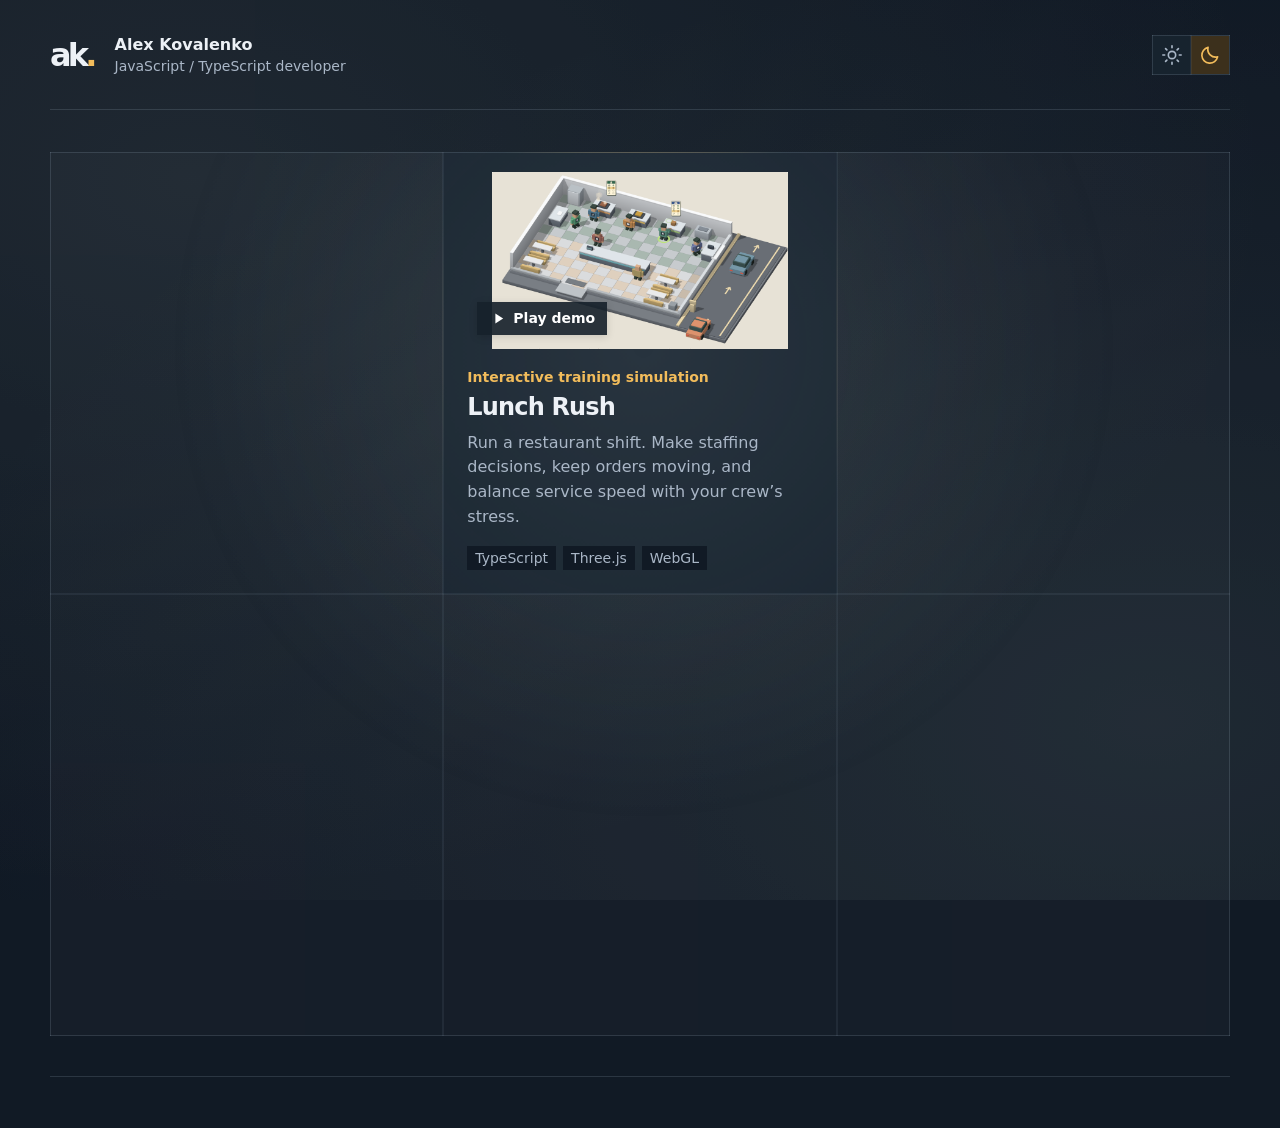
<file: index.html>
<!doctype html>
<html lang="en" data-theme="dark"><head>
<meta charset="UTF-8" /><meta name="viewport" content="width=device-width, initial-scale=1.0" />
<meta name="description" content="Interactive browser demos by Alex Kovalenko, a JavaScript and TypeScript developer. Explore Lunch Rush, a realtime 3D restaurant-management simulation." />
<meta name="color-scheme" content="light dark" /><link rel="icon" type="image/svg+xml" href="./favicon.svg" />
<title>Alex Kovalenko — Interactive demos</title>
<script>try { const t=localStorage.getItem('portfolio.theme');if(t==='light'||t==='dark')document.documentElement.dataset.theme=t; }catch{}</script>
  <script type="module" crossorigin src="./assets/index-B4xnb8yk.js"></script>
  <link rel="stylesheet" crossorigin href="./assets/index-4-iE9Jfc.css">
</head><body>
<a class="skip-link" href="#main">Skip to projects</a>
<header class="site-header shell">
<a class="brand" href="#" aria-label="Alex Kovalenko, home"><span class="monogram" aria-hidden="true">ak<span>.</span></span><span class="brand-identity">Alex Kovalenko<span class="brand-role">JavaScript / TypeScript developer</span></span></a>
<nav class="header-actions" aria-label="Main navigation">
<div class="theme-switch" role="group" aria-label="Color theme">
<button class="icon-button" data-theme-choice="light" type="button" aria-label="Light theme" title="Light theme"><svg viewBox="0 0 24 24" aria-hidden="true"><circle cx="12" cy="12" r="4"/><path d="M12 2v2m0 16v2M2 12h2m16 0h2M5 5l1.4 1.4m11.2 11.2L19 19M5 19l1.4-1.4M17.6 6.4 19 5"/></svg></button>
<button class="icon-button" data-theme-choice="dark" type="button" aria-label="Dark theme" title="Dark theme"><svg viewBox="0 0 24 24" aria-hidden="true"><path d="M20.3 14.1A8.6 8.6 0 0 1 9.9 3.7a8.7 8.7 0 1 0 10.4 10.4Z"/></svg></button>
</div></nav></header>
<div class="mobile-intro shell"><h1>Alex Kovalenko</h1><p>JavaScript / TypeScript developer</p></div>
<main id="main" class="shell" tabindex="-1" aria-label="Demo projects"><section class="projects" aria-label="Demo projects"><div id="project-grid" class="project-grid"></div></section></main>
<footer class="site-footer shell" aria-hidden="true"></footer></body></html>
</file>
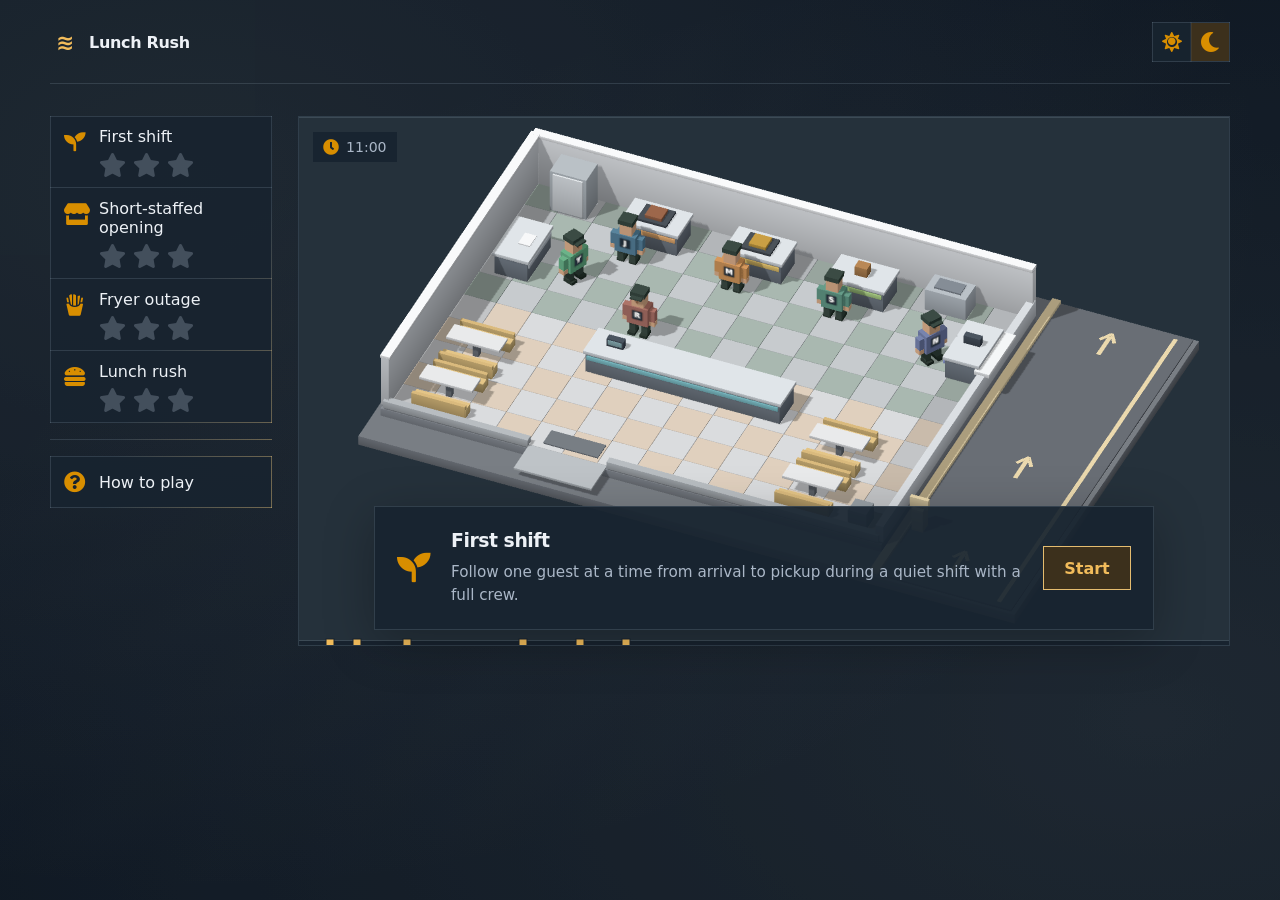
<file: demos/lunch-rush/index.html>
<!doctype html>
<html lang="en" data-theme="dark">
  <head>
    <meta charset="UTF-8">
    <meta name="viewport" content="width=device-width, initial-scale=1.0">
    <meta name="description" content="Run a fast-food lunch shift in a playable management simulation.">
    <title>Lunch Rush · Shift Simulator</title>
    <script>try { const t=localStorage.getItem("portfolio.theme") ?? localStorage.getItem("lunch-rush-theme"); if(t==="light"||t==="dark") document.documentElement.dataset.theme=t; }catch{}</script>
    <script type="module" crossorigin src="./assets/index-BOnT6pRL.js"></script>
    <link rel="stylesheet" crossorigin href="./assets/index-CJ7zlOdM.css">
  </head>
  <body>
    <header class="topbar">
      <div class="brand"><span class="brand-mark" aria-hidden="true">≋</span> Lunch Rush</div>
      <div class="theme-picker" role="group" aria-label="Theme">
        <button id="theme-light" type="button" aria-label="Light theme" title="Light theme"><i class="fas fa-sun" aria-hidden="true"></i></button>
        <button id="theme-dark" type="button" aria-label="Dark theme" title="Dark theme"><i class="fas fa-moon" aria-hidden="true"></i></button>
      </div>
    </header>
    <main class="layout">
      <aside class="scenario-panel" aria-label="Shifts">
        <div id="scenario-options" class="scenario-options" role="group" aria-label="Shift scenario"></div>
        <p id="mode-help" hidden></p>
        <hr class="sidebar-separator">
        <div class="scenario-options help-options"><button id="how-to" type="button"><i class="fas fa-question-circle scenario-icon" aria-hidden="true"></i>How to play</button></div>
      </aside>
      <div class="stage">
      <section class="panel floor-panel" id="floor-panel" aria-labelledby="floor-title">
          <h2 id="floor-title" class="visually-hidden">Lunch rush</h2>
          <span id="shift-status" class="visually-hidden" aria-live="polite">Ready to start</span>
        <p id="scenario-brief" class="scenario-brief"></p>
        <div class="floor">
          <div class="shift-clock"><i class="fas fa-clock" aria-hidden="true"></i><time id="clock">12:00</time></div>
          <div class="view-actions">
            <button id="play" class="view-button" type="button" aria-label="Start shift" title="Start shift"><i class="fas fa-play" aria-hidden="true"></i></button>
            <button id="restart" class="view-button" type="button" aria-label="Restart shift" title="Restart shift" hidden><i class="fas fa-redo" aria-hidden="true"></i></button>
          </div>
          <canvas id="store-canvas" aria-hidden="true"></canvas>
          <div id="scene-controls" class="scene-controls">
            <div id="crew" class="scene-buttons" aria-label="Select crew member"></div>
            <div id="stations" class="scene-buttons" aria-label="Choose station"></div>
          </div>
        </div>
        <div class="progress-track">
          <progress id="shift-progress" aria-label="Shift progress" value="0"></progress>
          <div id="decision-markers" aria-hidden="true"></div>
        </div>
        <p class="queue-alert" id="queue-alert" role="status" hidden></p>
        <p class="visually-hidden" id="crew-help" aria-live="polite"></p>
      </section>
      <section id="scenario-preview" class="panel" aria-labelledby="preview-title">
        <div id="preview-icon" class="card-icon" aria-hidden="true"></div>
        <div><h2 id="preview-title"></h2><p id="preview-copy"></p></div>
        <button id="preview-start" class="primary" type="button">Start</button>
      </section>
      <aside class="panel incident-panel" id="decision" aria-label="Shift decisions" hidden>
        <section class="incident-inner" id="incident-content" aria-labelledby="incident-title">
          <div id="recap" hidden><div class="card-icon" aria-hidden="true"><i class="fas fa-comment-dots"></i></div><div class="recap-description"><h2 tabindex="-1" id="recap-title">Here’s what happened</h2><p id="recap-text"></p><details><summary>More detail</summary><ul id="turn-feedback" class="turn-feedback"></ul></details></div><button id="recap-next" class="primary" type="button">Next decision →</button></div>
          <div id="decision-card">
          <div class="card-icon" id="decision-icon" aria-hidden="true"></div>
          <div class="decision-description">
          <p class="eyebrow" id="incident-label">DECISION NEEDED</p>
          <h2 id="incident-title" tabindex="-1"></h2>
          <p id="incident-detail"></p>
          </div>
          <div id="choices"></div>
          </div>
        </section>
        <section class="debrief" id="debrief" aria-labelledby="debrief-title" hidden>
          <div class="finish-screen">
            <div class="finish-stars" id="finish-stars" role="img"></div>
            <h2 id="debrief-title" tabindex="-1">Shift complete!</h2>
            <p id="finish-message"></p>
            <div id="achievements" class="achievements"></div>
            <div class="finish-actions"><button class="primary" id="next-shift" type="button">Next shift →</button><button class="secondary" id="replay" type="button">Play again</button></div>
          </div>
          <details id="result-details"><summary>Detailed stats & decision review</summary>
          <p id="verdict"></p>
          <div id="review-block" class="review-block" hidden><h3>Decision review</h3><ol id="decision-review"></ol></div>
          <div id="outcomes" class="outcomes"></div>
          <div class="report-columns">
            <div><h3>What happened</h3><p id="bottleneck"></p><ul id="timeline"></ul></div>
            <div><h3>Crew pressure</h3><ul id="pressure"></ul></div>
          </div>
          </details>
        </section>
      </aside>
      </div>
    </main>
    <dialog id="welcome" aria-labelledby="slide-title">
      <div class="welcome-card">
      <div id="slide-art" class="slide-art" aria-hidden="true"></div>
      <div class="slide-description">
      <p id="slide-step" class="eyebrow"></p>
      <h2 id="slide-title"></h2><p id="slide-copy"></p>
      </div>
      <div class="slide-actions"><button id="slide-back" class="secondary" type="button">Back</button><button id="slide-next" autofocus class="primary" type="button">Next →</button></div>
      </div>
    </dialog>
    <div id="object-tooltip" role="tooltip" hidden></div>
    <section id="assignment-popup" role="dialog" aria-labelledby="assignment-title" hidden>
      <div class="assignment-header"><h2 id="assignment-title"></h2><button id="close-assignment" type="button" aria-label="Close assignments">×</button></div>
      <div id="assignment-options"></div>
    </section>
  </body>
</html>
</file>
<file: assets/index-4-iE9Jfc.css>
:root{--lightningcss-light:initial;--lightningcss-dark: ;color-scheme:light;--bg:#f0f0f0;--surface:#f7f7f7;--text:#1c252f;--muted:#626d79;--line:#c8c8c8;--accent:#9c6200;--accent-soft:#fff;--preview:#e8e3d7;--ambient-warm:#fff;--ambient-cool:#ececec;--glow-neutral:#fcfcfc;--glow-color:#fff;--line-highlight:#ededed;color:var(--text);background:var(--bg);font-family:Segoe UI Variable,Segoe UI,system-ui,sans-serif}:root[data-theme=dark]{--lightningcss-light: ;--lightningcss-dark:initial;color-scheme:dark;--bg:#111a25;--surface:#182430ed;--text:#edf1f6;--muted:#aab7c7;--line:#aabed12c;--accent:#f2bc5b;--accent-soft:#3c301c;--ambient-warm:#8e755123;--ambient-cool:#557e9b2c;--glow-neutral:#dbe5ef16;--glow-color:#e5ad4836;--line-highlight:#f2bc5b}*{box-sizing:border-box}body{isolation:isolate;flex-direction:column;min-width:300px;min-height:100dvh;margin:0;display:flex;position:relative}body:before,.ambient-wash{content:"";z-index:-1;pointer-events:none;position:fixed;inset:0}body:before{background:radial-gradient(ellipse at 15% 20%, var(--ambient-warm), transparent 70%), radial-gradient(ellipse at 90% 80%, var(--ambient-cool), transparent 75%), var(--bg)}.ambient-wash{background:radial-gradient(ellipse at 15% 20%, var(--ambient-cool), transparent 70%), radial-gradient(ellipse at 90% 80%, var(--ambient-warm), transparent 75%), var(--bg);opacity:.5;transition:none}[hidden]{display:none!important}a{color:inherit}button{font:inherit;color:inherit;cursor:pointer}button,a{-webkit-tap-highlight-color:transparent}:focus-visible{outline:3px solid var(--accent);outline-offset:5px}svg{fill:none;stroke:currentColor;stroke-width:1.8px;stroke-linecap:round;stroke-linejoin:round;flex:none;width:22px;height:22px}.shell{width:min(1180px,100% - 80px);margin-inline:auto}.skip-link{z-index:20;background:var(--surface);border:2px solid var(--accent);border-radius:0;padding:12px 20px;position:fixed;top:12px;left:12px;transform:translateY(-180%)}.skip-link:focus{transform:none}.site-header{border-bottom:1px solid var(--line);justify-content:space-between;align-items:center;gap:24px;min-height:110px;display:flex}.brand{align-items:center;gap:16px;font-size:1rem;font-weight:600;text-decoration:none;display:flex}.monogram{letter-spacing:-.12em;padding-right:5px;font-size:2rem;font-weight:750}.monogram span{color:var(--accent)}.brand-role{color:var(--muted);margin-top:4px;font-size:.875rem;font-weight:400;display:block}.header-actions{align-items:center;gap:28px;display:flex}.theme-switch{background:var(--surface);border:1px solid var(--line);border-radius:0;gap:0;padding:0;display:flex}.icon-button{width:38px;height:38px;color:var(--muted);background:0 0;border:2px solid #0000;border-radius:0;place-items:center;display:grid}.icon-button[aria-pressed=true]{background:var(--accent-soft);color:var(--accent)}.icon-button:hover{color:var(--accent);border-color:var(--accent-soft)}#main{flex:1}.projects{padding-top:42px}.project-grid{grid-template-rows:repeat(2,1fr);grid-template-columns:repeat(3,minmax(0,1fr));gap:28px;display:grid}.project-card{min-width:0}.blank-tile{border:1px solid var(--line);background:#ffffff05;border-radius:0}.project-link{background:var(--surface);border:1px solid var(--line);border-radius:0;height:100%;text-decoration:none;display:block;overflow:hidden}.project-picture{aspect-ratio:2;background:var(--preview);position:relative;overflow:hidden}.project-picture img{object-fit:contain;width:100%;height:100%;display:block}.launch-label{color:#fff;background:#17212be8;border-radius:0;align-items:center;gap:7px;padding:8px 12px;font-size:.875rem;font-weight:550;display:inline-flex;position:absolute;bottom:14px;left:14px;box-shadow:0 2px 8px #0002}.launch-label svg{fill:currentColor;stroke-width:0;width:17px;height:17px}.project-category{color:var(--accent);margin:0 0 8px;font-size:.875rem;font-weight:550}h3{letter-spacing:-.035em;margin:0 0 10px;font-size:1.5rem;font-weight:650}.project-description{color:var(--muted);margin:0;font-size:1rem;line-height:1.55}.tags{flex-wrap:wrap;gap:7px;margin:16px 0 0;padding:0;list-style:none;display:flex}.tags li{background:var(--bg);color:var(--muted);border-radius:0;padding:4px 8px;font-size:.875rem}.site-footer{border-top:1px solid var(--line);min-height:52px;margin-top:40px}.demo-view{padding-top:20px}.demo-toolbar{justify-content:space-between;align-items:center;gap:16px;padding-bottom:18px;display:flex}.demo-toolbar h1{letter-spacing:-.02em;font-size:1.125rem}.back-link{color:var(--muted);align-items:center;gap:4px;font-size:.9375rem;text-decoration:none;display:inline-flex}.back-link:hover{color:var(--accent)}.back-link svg{width:20px;height:20px}.fullscreen-button{border:2px solid var(--line);background:var(--surface);border-radius:0;align-items:center;gap:8px;padding:9px 12px;font-size:.875rem;display:inline-flex}.fullscreen-button:hover{border-color:var(--accent);color:var(--accent)}.fullscreen-button svg{width:18px;height:18px}.demo-frame{border:1px solid var(--line);background:var(--surface);border-radius:0;height:max(650px,100dvh - 198px);position:relative;overflow:hidden}.demo-frame iframe{border:0;width:100%;height:100%;display:block}.demo-loading{color:var(--muted);place-items:center;margin:0;font-size:1rem;display:grid;position:absolute;inset:0}.demo-status{color:var(--muted);font-size:.9375rem}body[data-view=demo] .site-footer{display:none}.demo-view:fullscreen{background:var(--bg);flex-direction:column;width:100%;margin:0;padding:16px;display:flex}.demo-view:fullscreen .demo-frame{flex:1;height:auto;min-height:0}@media (width<=900px){.shell{width:calc(100% - 40px)}.project-grid{gap:16px}.project-content{padding:16px}.project-category,.tags{display:none}.project-description{font-size:.9375rem}}@media (width<=700px){.site-header{gap:12px;min-height:96px}.brand{gap:12px}.brand-role{max-width:150px;line-height:1.4}.header-actions{gap:12px}.projects{padding-top:28px}.project-grid{gap:12px}.project-card{min-height:170px}.project-content{padding:12px 8px}.project-content h3{margin:0;font-size:1rem}.project-description{display:none}.project-picture{aspect-ratio:1}.launch-label{padding:7px;bottom:7px;left:7px}.launch-label span{display:none}.blank-tile,.project-link{border-radius:0}.demo-toolbar{flex-wrap:wrap}.demo-toolbar h1{flex-basis:100%;order:3}.demo-view{width:calc(100% - 20px)}.demo-frame{border-radius:0;height:calc(100dvh - 220px);min-height:620px}}@media (width<=420px){.brand-role,.monogram{display:none}.site-header{min-height:84px}.header-actions{gap:14px}}.project-grid{gap:0}.project-link{background:var(--surface);border:1px solid var(--line);box-shadow:none;padding:20px}.project-picture{background:0 0;border-radius:0}.project-content{padding:20px 4px 4px}@media (width<=900px){.project-grid{gap:0}.project-link{padding:16px}}@media (width<=700px){.project-grid{gap:0}.project-link{padding:10px}.project-content{padding:12px 0 0}}.project-grid,.site-header,.site-footer,.theme-switch{position:relative}.blank-tile,.project-link{border:0}.line-frame{z-index:2;pointer-events:none;position:absolute;inset:0}.site-header>.line-frame{bottom:-1px}.site-footer>.line-frame{top:-1px}.theme-switch>.line-frame{inset:-1px}.line-effect{background:var(--line);contain:paint;display:block;position:absolute}.line-effect.horizontal{height:1px;left:0;right:0}.line-effect.vertical{width:1px;top:0;bottom:0}.line-effect:after{content:"";background:radial-gradient(circle 240px at var(--light-x,-1000px) var(--light-y,-1000px), var(--line-highlight), transparent);opacity:var(--light-visible,0);position:absolute;inset:0}.site-header{border-bottom-color:#0000}.site-footer{border-top-color:#0000}.theme-switch{border-color:#0000}body[data-pointer=touch] .ambient-wash{transition:opacity .35s ease-out}body[data-pointer=touch] .line-effect:after{transition:opacity .18s ease-out}.ambient-wash{will-change:opacity}.project-card{isolation:isolate;position:relative}.project-card:has(.project-link){background:var(--surface)}.project-link{z-index:1;background:0 0;position:relative}.tile-light{pointer-events:none;z-index:0;contain:paint;opacity:0;transition:opacity .16s ease-out;position:absolute;inset:0;overflow:hidden}.tile-glow{will-change:transform;background:radial-gradient(circle closest-side, var(--glow-neutral), transparent);width:960px;height:960px;position:absolute;top:0;left:0}.tile-glow:after{content:"";background:radial-gradient(circle closest-side, var(--glow-color), transparent);opacity:0;will-change:opacity;transition:opacity .22s ease-out;position:absolute;inset:0}.tile-light[data-state=active] .tile-glow:after{opacity:1}.theme-switch .icon-button{isolation:isolate;position:relative}.theme-switch .icon-button svg{z-index:1;position:relative}.theme-switch .tile-glow{width:160px;height:160px}:root[data-theme=light] .tile-glow:after{transition:none}.mobile-intro{display:none}@media (width<=700px){.site-header{min-height:84px}.site-header .monogram{display:block}.brand-identity{display:none}.mobile-intro{padding-top:28px;display:block}.mobile-intro h1{letter-spacing:-.035em;margin:0 0 6px;font-size:1.5rem;font-weight:650}.mobile-intro p{color:var(--muted);margin:0;font-size:.9375rem}body[data-view=demo] .mobile-intro{display:none}.project-grid{grid-template-rows:auto;grid-template-columns:minmax(0,1fr)}.blank-tile{display:none}.project-card{min-height:0}.project-grid>.line-frame .line-effect[data-internal]{display:none}.project-link{padding:20px}.project-picture{aspect-ratio:2}.project-content{padding:20px 0 0}.project-content h3{margin-bottom:10px;font-size:1.5rem}.project-category,.project-description{display:block}.tags{display:flex}.launch-label{padding:8px 12px;bottom:12px;left:12px}.launch-label span{display:inline}}
</file>
<file: demos/lunch-rush/assets/index-CJ7zlOdM.css>
:root{--lightningcss-light:initial;--lightningcss-dark: ;color-scheme:light;--bg:#f8f6ef;--text:#302b20;--muted:#6b6250;--line:#ddd5c2;--panel:#fff;--surface:#f2eddf;--tint:#fff0bb;--accent:#9a690b;--accent-hover:#795006;--on-accent:#fff;--warning:#795019;--warning-bg:#fbefd9;--danger:#a24333;--scene:#e7e2d6;font-family:Segoe UI,system-ui,sans-serif}@media (prefers-color-scheme:dark){:root[data-theme=system]{--lightningcss-light: ;--lightningcss-dark:initial;color-scheme:dark;--bg:#1e1b15;--text:#f7f1e3;--muted:#c8bda4;--line:#524731;--panel:#29241b;--surface:#342e23;--tint:#493a1b;--accent:#edc258;--accent-hover:#f6d77e;--on-accent:#2d230d;--warning:#f5cd95;--warning-bg:#392e23;--danger:#ffb7a7;--scene:#3c382e}}:root[data-theme=dark]{--lightningcss-light: ;--lightningcss-dark:initial;color-scheme:dark;--bg:#1e1b15;--text:#f7f1e3;--muted:#c8bda4;--line:#524731;--panel:#29241b;--surface:#342e23;--tint:#493a1b;--accent:#edc258;--accent-hover:#f6d77e;--on-accent:#2d230d;--warning:#f5cd95;--warning-bg:#392e23;--danger:#ffb7a7;--scene:#3c382e}*{box-sizing:border-box}[hidden]{display:none!important}body,h1,h2,h3,p{margin:0}body{background:var(--bg);color:var(--text)}button,select{font:inherit;color:inherit}button,select,summary{cursor:pointer}button:disabled{cursor:default;opacity:.62}:focus-visible{outline:2px solid var(--accent);outline-offset:4px}.topbar{border-bottom:1px solid var(--line);background:var(--panel);justify-content:space-between;align-items:center;padding:14px max(24px,50vw - 610px);display:flex}.brand{letter-spacing:-.02em;align-items:center;gap:9px;font-weight:750;display:flex}.brand-mark{background:var(--accent);width:30px;height:30px;color:var(--on-accent);border-radius:8px;place-items:center;font-size:1.35rem;display:grid}.theme-picker,.session-bar label{color:var(--muted);align-items:center;gap:8px;font-size:.82rem;display:flex}select,.secondary,.primary{border:1px solid var(--line);background:var(--panel);color:var(--text);border-radius:8px;padding:8px 12px}.primary{background:var(--tint);color:var(--accent);border-color:var(--accent);font-weight:650}.primary:hover{background:var(--surface);border-color:var(--accent-hover)}.secondary:hover,select:hover{border-color:var(--accent)}.layout{grid-template-columns:222px minmax(0,1fr);align-items:start;gap:22px 26px;width:min(1220px,100% - 48px);margin:0 auto;padding:32px 0 54px;display:grid}.intro{grid-column:1/-1}.intro h1{letter-spacing:-.055em;font-size:clamp(2rem,5vw,3.45rem);line-height:1.05}.intro p{max-width:580px;color:var(--muted);margin-top:10px;line-height:1.5}.scenario-panel h2,.eyebrow{letter-spacing:.075em;text-transform:uppercase;color:var(--muted);font-size:.75rem;font-weight:700}.scenario-panel h2{margin:5px 0 10px}.scenario-options{gap:7px;display:grid}.scenario-rating{color:var(--warning);letter-spacing:.11em;margin-top:3px;display:block}.scenario-options button,.incident-choice,.station,.crew-member{border:1px solid var(--line);background:var(--panel);text-align:left;border-radius:8px;padding:10px 12px}.scenario-options button[aria-pressed=true],.incident-choice:hover,.crew-member[aria-pressed=true]{border-color:var(--accent);background:var(--tint)}.scenario-options button:hover,.station:hover,.crew-member:hover{border-color:var(--accent)}.stage{flex-direction:column;gap:12px;min-width:0;display:flex;position:relative}.panel{background:var(--panel);border:1px solid var(--line);border-radius:12px}.floor-panel{overflow:hidden}.transport,.panel-head{justify-content:space-between;align-items:center;gap:10px;padding:14px 18px 6px;display:flex}.panel h2{letter-spacing:-.025em;font-size:1.18rem}#clock{color:var(--muted);font-variant-numeric:tabular-nums;font-size:.88rem}.scenario-brief,#mode-help,.crew-help{color:var(--muted);font-size:.84rem;line-height:1.45}.scenario-brief,.crew-help{padding:0 18px 10px}.crew-help{padding-top:10px}.session-bar{flex-wrap:wrap;justify-content:space-between;align-items:center;gap:8px 14px;padding:0 18px 12px;display:flex}.session-actions{flex-wrap:wrap;gap:6px;display:flex}#mode-help{width:100%}#shift-progress{appearance:none;background:var(--surface);border:0;width:100%;height:4px;display:block}#shift-progress::-webkit-progress-bar{background:var(--surface)}#shift-progress::-webkit-progress-value{background:var(--accent)}#shift-progress::-moz-progress-bar{background:var(--accent)}.progress-track{position:relative}#decision-markers{pointer-events:none;position:absolute;inset:0}#decision-markers span{background:var(--warning);width:7px;height:7px;box-shadow:0 0 0 1px var(--panel);pointer-events:auto;border-radius:50%;position:absolute;top:50%;transform:translate(-50%,-50%)}#decision-markers .passed{opacity:.5}.floor{background:var(--scene);border-block:1px solid var(--line)}.floor canvas{touch-action:none;width:100%;height:clamp(350px,50vh,605px);display:block}.visually-hidden,.has-3d .scene-controls:not(:focus-within){clip-path:inset(50%);white-space:nowrap;border:0;width:1px;height:1px;margin:-1px;padding:0;position:absolute;overflow:hidden}.scene-controls{padding:10px}.scene-buttons{grid-template-columns:repeat(6,minmax(0,1fr));gap:6px;display:grid}.scene-buttons+.scene-buttons{margin-top:7px}.station,.crew-member{overflow-wrap:anywhere;gap:3px;min-width:0;padding:7px;display:grid}.station{border-left:3px solid var(--zone)}.station.attention{box-shadow:inset 0 0 0 1px var(--warning)}.station-count,.station-detail,.assignment,.crew-id small,.crew-stress{color:var(--muted);font-size:.75rem}.station.busy .station-count{color:var(--warning)}.avatar{display:none}.crew-id{display:grid}.crew-stress.high,.miss{color:var(--danger)}.queue-alert{background:var(--warning-bg);color:var(--warning);padding:8px 18px;font-size:.84rem;font-weight:650}#object-tooltip,#assignment-popup{z-index:5;border:1px solid var(--line);background:var(--panel);max-width:min(290px,100vw - 16px);color:var(--text);border-radius:8px;padding:9px 12px;font-size:.84rem;line-height:1.5;position:fixed;box-shadow:0 5px 16px #0003}#object-tooltip{pointer-events:none;white-space:pre-line}#assignment-popup{z-index:6;width:242px}.assignment-header{justify-content:space-between;align-items:center;gap:6px;margin-bottom:6px;display:flex}.assignment-header h2{font-size:.9rem}#assignment-options{grid-template-columns:1fr 1fr;gap:5px;display:grid}#assignment-popup button{background:var(--surface);border:1px solid var(--line);border-radius:5px;min-height:33px}#assignment-popup button:hover:not(:disabled){background:var(--tint)}#close-assignment{min-width:32px}.incident-panel:has(.incident-inner:not([hidden])){order:-1}.incident-inner{padding:14px 18px}.incident-inner h2{margin-top:4px}#incident-detail,.turn-feedback{color:var(--muted);margin-top:6px;font-size:.88rem;line-height:1.5}#choices:not(:empty){flex-wrap:wrap;gap:7px;margin-top:10px;display:flex}.incident-choice{font-size:.86rem}.turn-feedback{background:var(--surface);border-radius:8px;margin-bottom:0;padding:8px 10px 8px 26px}.debrief{padding-bottom:16px}#verdict{color:var(--muted);margin:6px 18px 12px;line-height:1.5}.outcomes{grid-template-columns:repeat(3,minmax(0,1fr));gap:9px;padding:0 18px;display:grid}.outcomes article{background:var(--surface);border:1px solid var(--line);border-radius:8px;padding:12px}.outcomes h3{margin-top:4px;font-size:.95rem}.outcomes strong{font-variant-numeric:tabular-nums;font-size:1.5rem}.result-status{letter-spacing:.04em;font-size:.69rem;font-weight:700}.pass{color:var(--accent)}.outcomes p,.report-columns li,#bottleneck,#decision-review li{color:var(--muted);font-size:.85rem;line-height:1.5}.report-columns{grid-template-columns:1.2fr 1fr;gap:12px;padding:16px 18px 0;display:grid}.report-columns ul,#decision-review,#decision-review ul{margin:5px 0 0;padding-left:20px}.review-block{background:var(--surface);border-radius:8px;margin:0 18px 12px;padding:12px}#decision-review>li+li{margin-top:7px}@media (width<=840px){.layout{grid-template-columns:minmax(0,1fr);gap:16px;width:calc(100% - 32px);padding-top:22px}.topbar{padding-inline:16px}.scenario-options{grid-template-columns:repeat(4,minmax(0,1fr))}.scenario-options button{padding:8px;font-size:.8rem}.scene-buttons{grid-template-columns:repeat(3,minmax(0,1fr))}}@media (width<=550px){.scenario-options{grid-template-columns:repeat(2,minmax(0,1fr))}.floor canvas{height:clamp(240px,69vw,360px)}.outcomes,.report-columns{grid-template-columns:minmax(0,1fr)}}.intro h1{font-size:clamp(1.9rem,4vw,2.8rem)}.primary,.secondary,.incident-choice{min-height:44px}.scenario-options button{border-radius:12px;min-height:52px}.scenario-panel{position:sticky;top:18px}#scenario-brief,#mode-help{display:none}.session-bar{padding-top:6px}.floor canvas{height:clamp(360px,58vh,650px)}#decision:has(.incident-inner:not([hidden])){z-index:4;border-radius:20px;width:min(440px,100% - 28px);position:absolute;top:125px;left:50%;transform:translate(-50%);box-shadow:0 12px 50px #0004}.incident-inner{text-align:center;padding:22px}.card-icon{margin-bottom:8px;font-size:2.1rem}.incident-inner h2{font-size:1.45rem;line-height:1.15}#incident-detail,#recap-text{color:var(--muted);margin:12px 0 0;font-size:.95rem;line-height:1.5}#choices:not(:empty){gap:8px;margin-top:18px;display:grid}.incident-choice{text-align:center;border-radius:11px;padding:11px 14px;font-weight:600}#recap details{text-align:left;color:var(--muted);margin:14px 0;font-size:.85rem}#recap-next{width:100%}#choices:empty:after{content:"Your next move…";color:var(--muted);font-size:.85rem}.finish-screen{text-align:center;padding:22px 18px}#decision:has(.debrief:not([hidden])){z-index:4;border-radius:20px;width:min(520px,100% - 28px);max-height:min(560px,100dvh - 40px);margin-top:0;position:absolute;top:125px;left:50%;overflow:hidden;transform:translate(-50%);box-shadow:0 12px 50px #0004}#decision>.debrief{border-radius:inherit;max-height:min(558px,100dvh - 42px);overflow-y:auto}.finish-stars{letter-spacing:.1em;color:#c99532;font-size:clamp(2.8rem,8vw,4rem);line-height:1.2}.finish-screen h2{margin-top:8px;font-size:1.8rem}#finish-message{max-width:400px;color:var(--muted);margin:10px auto 18px;line-height:1.5}.achievements,.finish-actions{flex-wrap:wrap;justify-content:center;gap:8px;display:flex}.achievement{background:var(--surface);color:var(--muted);border-radius:24px;padding:8px 12px;font-size:.85rem}.achievement.earned{background:var(--tint);color:var(--accent)}.finish-actions{margin-top:22px}#result-details{border-top:1px solid var(--line);margin:0 18px;padding-top:12px}#result-details>summary{text-align:center;color:var(--muted);padding:4px 0 12px;font-size:.85rem}#result-details #verdict{margin:10px 0 16px;font-size:.85rem}#result-details .outcomes{padding:0}#result-details .review-block{margin:12px 0}#welcome{border:1px solid var(--line);background:var(--panel);width:min(440px,100vw - 32px);max-height:calc(100dvh - 32px);color:var(--text);text-align:center;border-radius:24px;margin:auto;padding:34px 28px 24px;position:fixed;inset:0;overflow-y:auto;box-shadow:0 15px 70px #0004}.slide-close{background:var(--surface);border:0;border-radius:50%;width:36px;height:36px;font-size:1.4rem;position:absolute;top:10px;right:12px}.slide-art{background:var(--tint);border-radius:18px;place-items:center;min-height:100px;margin-bottom:22px;padding:14px 0;font-size:clamp(1.4rem,5vw,2.6rem);display:grid}#slide-copy{color:var(--muted);min-height:76px;margin:14px 0 24px;font-size:1rem;line-height:1.5}.slide-actions{gap:8px;display:flex}.slide-actions .primary{flex:1}@media (width<=840px){.scenario-panel{position:static}#decision:has(.incident-inner:not([hidden])){top:110px}#decision:has(.debrief:not([hidden])){top:110px}}@media (width<=550px){.session-bar{align-items:start}.session-actions{margin-left:auto}.session-bar label{width:100%}.floor canvas{height:clamp(300px,85vw,420px)}#decision:has(.incident-inner:not([hidden])){top:166px}#decision:has(.debrief:not([hidden])){top:166px}.incident-inner{padding:16px}.incident-inner h2{font-size:1.25rem}#incident-detail,#recap-text{font-size:.88rem}}#welcome[open]{animation:.18s ease-out both card-appear}.finish-stars{animation:.45s cubic-bezier(.2,.8,.3,1.3) both star-appear}@keyframes card-appear{0%{opacity:0;scale:.96}to{opacity:1;scale:1}}@keyframes star-appear{0%{opacity:0;scale:.65}to{opacity:1;scale:1}}.mode-picker{color:var(--muted);gap:7px;margin:16px 0 10px;font-size:.82rem;display:grid}.floor{position:relative}.shift-clock{z-index:1;background:var(--panel);color:var(--muted);border-radius:9px;align-items:center;gap:7px;padding:7px 10px;display:flex;position:absolute;top:14px;left:14px}.view-actions{z-index:2;gap:7px;display:flex;position:absolute;top:12px;right:12px}.view-button{border:1px solid var(--line);background:var(--panel);width:44px;height:44px;color:var(--text);border-radius:12px;place-items:center;font-size:1.35rem;display:grid;box-shadow:0 2px 8px #0001}.view-button:hover{background:var(--tint);border-color:var(--accent)}:is(#decision:has(.incident-inner:not([hidden])),#decision:has(.debrief:not([hidden]))){top:64px}@media (width<=840px){.mode-picker{align-items:center;margin:12px 10px 0 0;display:inline-flex}}.theme-picker{gap:4px}.theme-picker button{width:40px;height:40px;color:var(--muted);background:0 0;border:1px solid #0000;border-radius:10px;place-items:center;padding:0;font-size:1.5rem;display:grid}.theme-picker button[aria-pressed=true]{background:var(--tint);border-color:var(--line);color:var(--accent)}.theme-picker button:hover{border-color:var(--accent)}button,select,.scenario-options button,.incident-choice,.station,.crew-member,.primary,.secondary,.view-button,.theme-picker button,#assignment-popup button{border-width:2px}button:disabled{opacity:.45}button:focus-visible,select:focus-visible{outline-offset:3px;outline-width:3px}.scenario-options button{padding-left:48px;position:relative}.scenario-icon{color:var(--accent);font-size:1.35rem;position:absolute;top:15px;left:13px}.scenario-rating,.finish-stars{color:var(--accent);letter-spacing:normal;gap:7px;display:flex}.scenario-rating{margin-top:7px;font-size:1.5rem}.finish-stars{justify-content:center;font-size:clamp(2.8rem,8vw,4rem)}.fas{--accent:#d88e00;--fa-primary-color:var(--accent);--fa-secondary-color:var(--accent);--fa-primary-opacity:.24;--fa-secondary-opacity:1}.card-icon,.slide-art{color:var(--accent)}.slide-art{justify-content:center;gap:12px;display:flex}.slide-art .fa-arrow-right{opacity:.6;font-size:.5em}.achievement{align-items:center;gap:7px;display:inline-flex}.achievement:not(.earned) .fas{--fa-primary-color:var(--muted);--fa-secondary-color:var(--muted)}@media (width<=840px){.scenario-options button{padding-left:35px}.scenario-icon{font-size:1.1rem;left:9px}.scenario-rating{gap:4px;font-size:1.3rem}}.scenario-options .scenario-icon{position:absolute}.sidebar-separator{border:0;border-top:1px solid var(--line);margin:16px 0}.help-options #how-to{width:100%;font-size:inherit;grid-column:1/-1}.rating-star.fas{--fa-secondary-opacity:1}.rating-star.empty{opacity:1;--fa-primary-opacity:.08;--fa-secondary-opacity:.5}#decision:has(.incident-inner:not([hidden])){width:min(780px,100% - 28px);top:auto;bottom:16px}#decision-card{text-align:left;grid-template-columns:minmax(0,1.15fr) minmax(0,1fr);align-items:center;gap:24px;display:grid}.decision-description .card-icon{margin-bottom:8px}#decision-card #choices:not(:empty){margin-top:0}#decision-card .incident-choice{text-align:left}#object-tooltip{z-index:7}@media (width<=550px){#decision-card{grid-template-columns:minmax(0,1fr) minmax(0,1fr);gap:12px}#decision-card h2{font-size:1rem}#decision-card #incident-detail{margin-top:7px;font-size:.78rem;line-height:1.35}#decision-card .incident-choice{padding:9px 7px;font-size:.78rem}#decision-card .card-icon{font-size:1.5rem}}#decision-card{grid-template-columns:auto minmax(0,1fr) auto;gap:20px}#decision-card>.card-icon{align-self:center;margin:0;padding-top:0}#decision-card #choices:not(:empty){justify-items:stretch;max-width:270px}#decision-card .incident-choice{text-align:center;width:100%;min-width:88px;max-width:100%;padding:11px 18px}@media (width<=550px){#decision-card{grid-template-columns:auto minmax(0,1fr) auto;gap:10px}#decision-card #choices:not(:empty){max-width:130px}#decision-card .incident-choice{min-width:64px;padding:10px}}#store-canvas{transition:filter .18s}#store-canvas.scene-unfocused{filter:grayscale()blur(3px)}.floor canvas.scene-focus{pointer-events:none;opacity:0;z-index:1;width:100%;height:100%;position:absolute;inset:0}.scene-reference{color:var(--accent);text-shadow:0 1px 7px color-mix(in srgb, var(--accent) 22%, transparent);cursor:help;text-underline-offset:3px;font-weight:750;-webkit-text-decoration:underline dotted;text-decoration:underline dotted}.scene-reference:hover,.scene-reference:focus-visible{background:var(--tint);outline:2px solid var(--accent);outline-offset:2px;border-radius:3px}#welcome{text-align:left;border-radius:20px;margin:0;padding:22px;inset:auto}#welcome::backdrop{-webkit-backdrop-filter:none;backdrop-filter:none;background:0 0}.welcome-card{grid-template-columns:auto minmax(0,1fr) auto;align-items:center;gap:20px;display:grid}#welcome .slide-art{background:0 0;border-radius:0;flex-direction:column;align-self:center;align-items:center;gap:8px;min-height:0;margin:0;padding:0;font-size:2.1rem}.slide-art .fa-arrow-right{display:none}#welcome h2{letter-spacing:-.025em;margin-top:4px;font-size:1.45rem;line-height:1.15}#welcome #slide-copy{min-height:0;margin:12px 0 0;font-size:.95rem;line-height:1.5}#welcome .slide-actions{justify-items:stretch;gap:8px;display:grid}#welcome .slide-actions button{text-align:center;width:100%;min-width:88px;padding:11px 18px}#welcome .slide-close{background:0 0;width:28px;height:28px;font-size:1.2rem;top:5px;right:5px}@media (width<=550px){#welcome{padding:18px 14px}.welcome-card{gap:10px}#welcome h2{font-size:1rem}#welcome #slide-copy{margin-top:7px;font-size:.78rem;line-height:1.35}#welcome .slide-art{font-size:1.5rem}#welcome .slide-actions button{min-width:64px;padding:10px;font-size:.78rem}}#welcome .slide-art.slide-stars{flex-direction:row;gap:6px}#welcome .slide-art.slide-grid{grid-template-columns:repeat(2,1fr);place-items:center;gap:12px;display:grid}#welcome .slide-art.slide-grid .fa-arrow-right{display:none}.finish-actions{grid-template-columns:repeat(2,minmax(0,1fr));width:max-content;max-width:100%;margin-inline:auto;display:grid}@media (width<=550px){.welcome-card{grid-template-columns:auto minmax(0,1fr)}#welcome .slide-actions{grid-column:1/-1;grid-template-columns:repeat(2,minmax(0,1fr));justify-self:end;width:max-content;max-width:100%}#welcome .slide-art{align-self:center}}#recap{text-align:left;grid-template-columns:auto minmax(0,1fr) auto;align-items:center;gap:20px;display:grid}#recap .card-icon{margin:0}#recap-next{width:auto;min-width:88px;padding:11px 18px}#recap details{margin-bottom:0}@media (width<=550px){#recap{grid-template-columns:auto minmax(0,1fr);gap:10px}#recap-next{grid-column:1/-1;justify-self:end}}.rating-star.empty{color:var(--muted);opacity:.3}#scenario-preview{z-index:3;border-radius:20px;grid-template-columns:auto minmax(0,1fr) auto;align-items:center;gap:20px;width:min(780px,100% - 28px);padding:22px;display:grid;position:absolute;bottom:16px;left:50%;transform:translate(-50%);box-shadow:0 12px 50px #0004}#scenario-preview .card-icon{margin:0}#preview-copy{color:var(--muted);margin-top:10px;font-size:.95rem;line-height:1.5}#preview-start{min-width:88px;padding:11px 18px}@media (width<=550px){#scenario-preview{gap:10px;padding:16px}#scenario-preview h2{font-size:1rem}#preview-copy{margin-top:7px;font-size:.78rem;line-height:1.35}#scenario-preview .card-icon{font-size:1.5rem}#preview-start{min-width:64px;padding:10px}}@font-face{font-family:"Font Awesome 5 Pro";font-style:normal;font-weight:900;font-display:block;src:url(./fa-solid-900-CYmgTyZd.woff2)format("woff2")}.fas{font-variant:normal;text-rendering:auto;-webkit-font-smoothing:antialiased;color:var(--accent);font-family:"Font Awesome 5 Pro";font-style:normal;font-weight:900;line-height:1;display:inline-block}.fa-pause:before{content:""}.fa-play:before{content:""}.fa-redo:before{content:""}.fa-sun:before{content:""}.fa-moon:before{content:""}.fa-star:before{content:""}.fa-seedling:before{content:""}.fa-store:before{content:""}.fa-fire:before{content:""}.fa-hamburger:before{content:""}.fa-comment-dots:before{content:""}.fa-hand-paper:before{content:""}.fa-user:before{content:""}.fa-shopping-bag:before{content:""}.fa-smile:before{content:""}.fa-meh:before{content:""}.fa-tired:before{content:""}.fa-clock:before{content:""}.fa-user-friends:before{content:""}.fa-concierge-bell:before{content:""}.fa-french-fries:before{content:""}.fa-arrow-right:before{content:""}.fa-question-circle:before{content:""}.fa-car:before{content:""}:root{--lightningcss-light:initial;--lightningcss-dark: ;color-scheme:light;--bg:#f0f0f0;--surface:#f7f7f7;--text:#1c252f;--muted:#626d79;--line:#c8c8c8;--accent:#9c6200;--accent-soft:#fff;--preview:#e8e3d7;--ambient-warm:#fff;--ambient-cool:#ececec;--glow-neutral:#fcfcfc;--glow-color:#fff;--line-highlight:#ededed;color:var(--text);background:var(--bg);font-family:Segoe UI Variable,Segoe UI,system-ui,sans-serif}:root[data-theme=dark]{--lightningcss-light: ;--lightningcss-dark:initial;color-scheme:dark;--bg:#111a25;--surface:#182430ed;--text:#edf1f6;--muted:#aab7c7;--line:#aabed12c;--accent:#f2bc5b;--accent-soft:#3c301c;--ambient-warm:#8e755123;--ambient-cool:#557e9b2c;--glow-neutral:#dbe5ef16;--glow-color:#e5ad4836;--line-highlight:#f2bc5b}:root{--panel:var(--surface);--tint:var(--accent-soft);--accent-hover:#795006;--on-accent:#fff;--warning:#8b651d;--warning-bg:#eee7d6;--danger:#a24333;--scene:#e9e9e9}:root[data-theme=dark]{--panel:var(--surface);--tint:var(--accent-soft);--accent-hover:#ffda93;--on-accent:#111a25;--warning:#f2bc5b;--warning-bg:#30291f;--danger:#ffb7a7;--scene:#25313b}body{isolation:isolate;background:0 0;min-width:320px;min-height:100dvh;position:relative}body:before,.ambient-wash{content:"";z-index:-1;pointer-events:none;position:fixed;inset:0}body:before{background:radial-gradient(ellipse at 15% 20%, var(--ambient-warm), transparent 70%), radial-gradient(ellipse at 90% 80%, var(--ambient-cool), transparent 75%), var(--bg)}.ambient-wash{background:radial-gradient(ellipse at 15% 20%, var(--ambient-cool), transparent 70%), radial-gradient(ellipse at 90% 80%, var(--ambient-warm), transparent 75%), var(--bg);opacity:.5;transition:none}*,:before,:after{border-radius:0!important}.topbar{background:0 0;border-bottom:0;width:min(1180px,100% - 48px);min-height:84px;margin-inline:auto;padding:18px 0;position:relative}.layout{width:min(1180px,100% - 48px)}.brand{font-weight:650}.brand-mark{color:var(--accent);background:0 0}.theme-picker{background:var(--panel);border:1px solid #0000;gap:0;padding:0;position:relative}.theme-picker button{border:0;width:38px;height:38px;font-size:1.25rem}.theme-picker button[aria-pressed=true]{background:var(--accent-soft)}.scenario-options{gap:0}.scenario-options button{border:1px solid #0000;font-weight:500}.scenario-options button[aria-pressed=true]{background:var(--panel)}button,select,.scenario-options button,.incident-choice,.primary,.secondary,.view-button,#assignment-popup button{border-width:1px}button{isolation:isolate;position:relative}button:not(:disabled):active{filter:none}.effect-surface{position:relative}.surface-light{pointer-events:none;z-index:-1;contain:paint;opacity:0;transition:opacity .16s ease-out;position:absolute;inset:0;overflow:hidden}.tile-glow{will-change:transform;background:radial-gradient(circle closest-side, var(--glow-neutral), transparent);width:320px;height:320px;position:absolute;top:0;left:0}.tile-glow:after{content:"";background:radial-gradient(circle closest-side, var(--glow-color), transparent);opacity:0;will-change:opacity;transition:opacity .22s ease-out;position:absolute;inset:0}.surface-light[data-state=active] .tile-glow:after{opacity:1}:root[data-theme=light] .tile-glow:after{transition:none}.line-frame{z-index:2;pointer-events:none;position:absolute;inset:-1px}.topbar>.line-frame{inset:0}.line-effect{background:var(--line);contain:paint;display:block;position:absolute}.line-effect.horizontal{height:1px;left:0;right:0}.line-effect.vertical{width:1px;top:0;bottom:0}.line-effect:after{content:"";background:radial-gradient(circle 480px at var(--light-x,-1000px) var(--light-y,-1000px), var(--line-highlight), transparent);opacity:var(--light-visible,0);position:absolute;inset:0}.ambient-wash{will-change:opacity}body[data-pointer=touch] .ambient-wash{transition:opacity .35s ease-out}body[data-pointer=touch] .line-effect:after{transition:opacity .18s ease-out}@media (width<=600px){.topbar,.layout{width:calc(100% - 24px)}}.scenario-options button[aria-pressed=true]{border-color:#0000}.scenario-options>button:nth-child(n+2)>.line-frame>[data-edge=top]{display:none}@media (width<=840px){#scenario-options>button:nth-child(2)>.line-frame>[data-edge=top]{display:block}#scenario-options>button:nth-child(2n)>.line-frame>[data-edge=left]{display:none}}.sidebar-separator{border-top-color:#0000;position:relative;overflow:visible}.sidebar-separator>.line-frame{left:0;right:0}@media (width<=840px){body{min-height:var(--mobile-page-height,100dvh)}.topbar{width:calc(100% - 24px)}.layout{gap:16px;width:100%;margin:0;padding:22px 0 0}.scenario-panel{margin-inline:12px}.stage{width:100%}.floor-panel{border-inline:0}.floor>#store-canvas{height:var(--mobile-scene-height,50dvh)}.topbar{min-height:60px;padding-block:10px}.layout{gap:12px;padding-top:12px;padding-bottom:12px}.sidebar-separator{display:none}.layout>.help-options{margin-inline:12px}}
</file>
